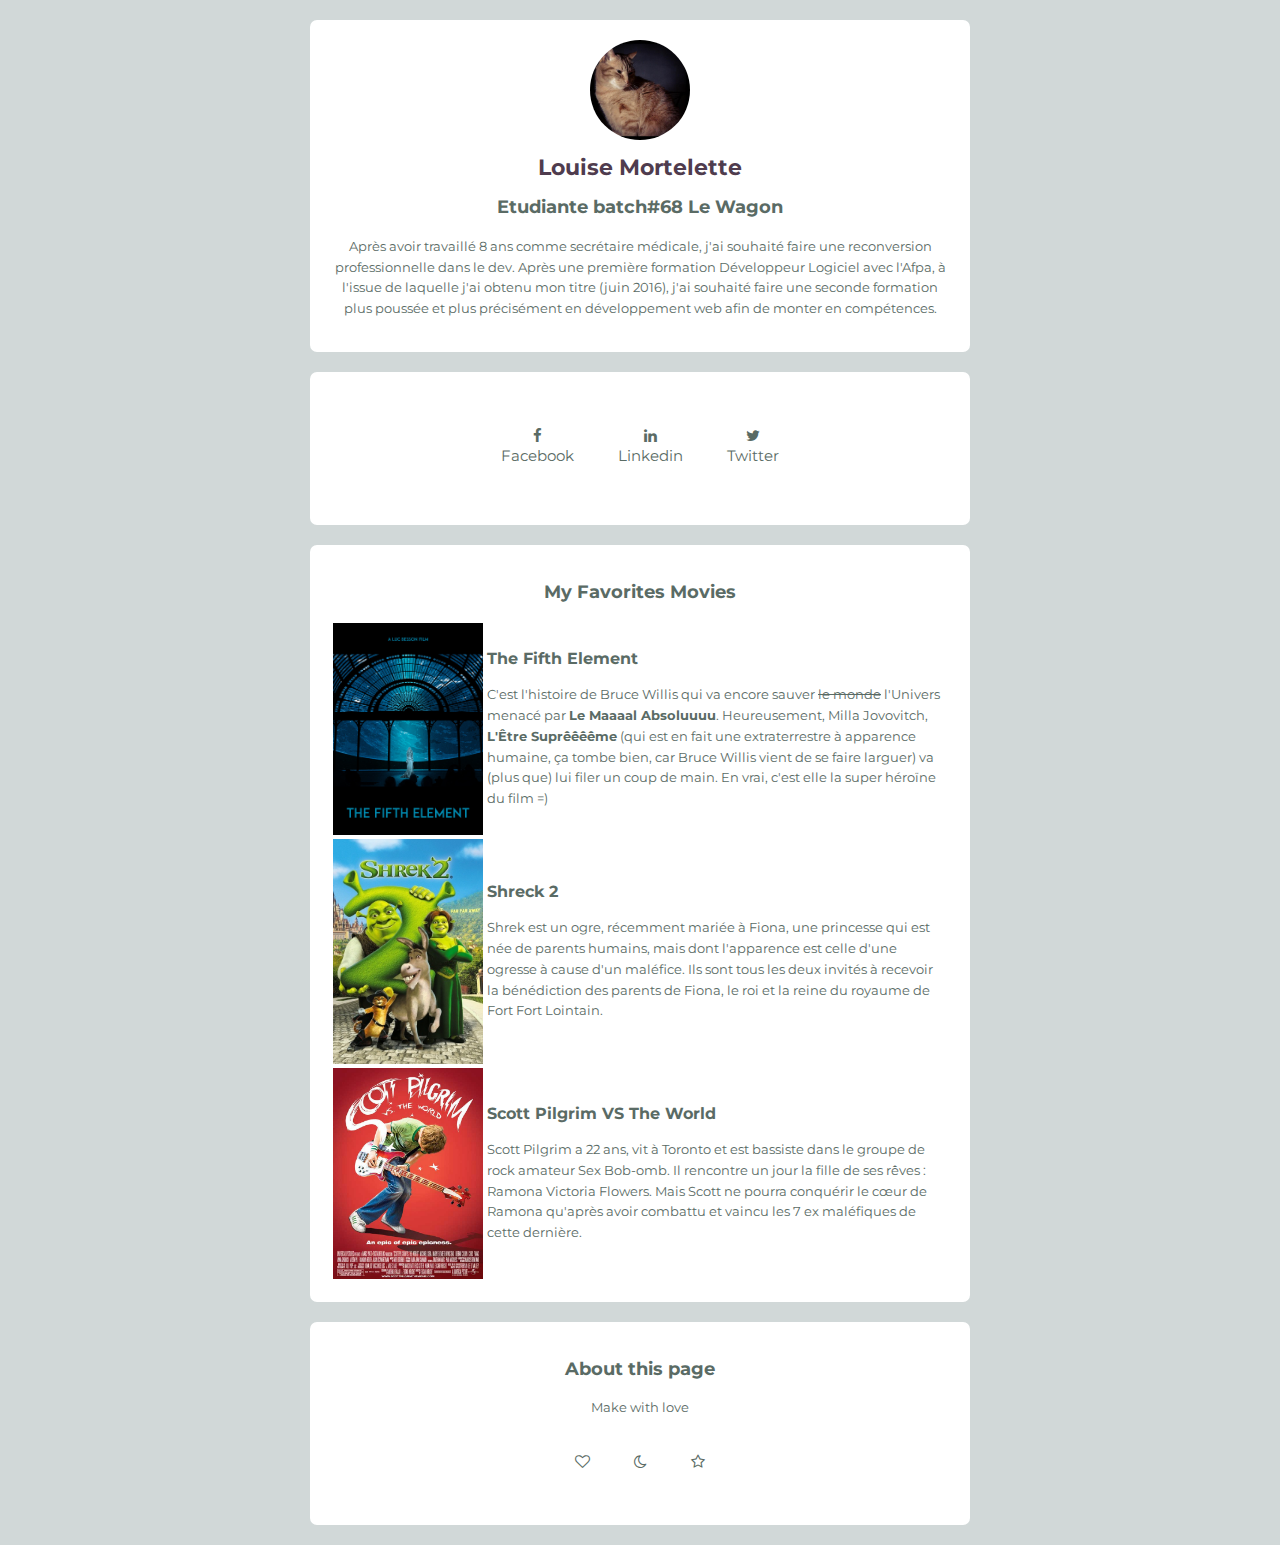
<file: profile/index.html>
<html>
<head>
  <meta charset="utf-8">
  <title>Basic info</title>

  <!-- Google fonts -->
  <link rel="stylesheet" href="https://fonts.googleapis.com/css?family=Open+Sans:400,300,700|Montserrat:300">

  <!-- Fontawesome -->
  <link href="https://maxcdn.bootstrapcdn.com/font-awesome/4.2.0/css/font-awesome.min.css" rel="stylesheet">

  <!-- Your style -->
  <link rel="stylesheet" href="style.css">
</head>
<body>
  <div class="container">
    <div class="card text-center">
      <img class ="img-circle" id="logo" src="/images/tigroo.jpg" alt="tigroo">
      <h1>Louise Mortelette</h1>
      <h2>Etudiante batch#68 Le Wagon</h2>
      <p>Après avoir travaillé 8 ans comme secrétaire médicale, j'ai souhaité faire une reconversion professionnelle dans le dev. Après une première formation Développeur Logiciel avec l'Afpa, à l'issue de laquelle j'ai obtenu mon titre (juin 2016), j'ai souhaité faire une seconde formation plus poussée et plus précisément en développement web afin de monter en compétences.</p>
    </div>
    <div class="card text-center">
      <ul class="list-inline">
        <li>
          <a href="https://www.facebook.com/LoolooMorteteu?pnref=about" target="_blank">
            <i class="fa fa-facebook"></i>
            <br>Facebook
          </a>
        </li>
        <li>
          <a href="https://www.linkedin.com/in/louise-mortelette-9ab02b116/" target="_blank">
            <i class="fa fa-linkedin"></i>
            <br>Linkedin
          </a>
        </li>
        <li>
          <a href="https://twitter.com/LoolooBeam" target="_blank">
            <i class="fa fa-twitter"></i>
            <br>Twitter
          </a>
        </li>
      </ul>
    </div>
    <div class="card text-center">
      <h2>My Favorites Movies</h2>
      <table>
        <tbody>
          <tr>
            <div>
              <td>
                <img class="img-mini" src="/images/fifth_element.jpg" alt="The Fifth Element">
              </td>
            </div>
            <div>
              <td>
                <h3>The Fifth Element</h3>
                <p>C'est l'histoire de Bruce Willis qui va encore sauver <s>le monde</s> l'Univers menacé par <strong>Le Maaaal Absoluuuu</strong>. Heureusement, Milla Jovovitch, <strong>L'Être Suprêêêême</strong> (qui est en fait une extraterrestre à apparence humaine, ça tombe bien, car Bruce Willis vient de se faire larguer) va (plus que) lui filer un coup de main. En vrai, c'est elle la super héroïne du film =)</p>
              </td>
            </div>
          </tr>
          <tr>
            <td>
              <img class="img-mini" src="/images/shrek_2.jpg" alt="Shrek 2">
            </td>
            <td>
              <h3>Shreck 2</h3>
              <p>Shrek est un ogre, récemment mariée à Fiona, une princesse qui est née de parents humains, mais dont l'apparence est celle d'une ogresse à cause d'un maléfice. Ils sont tous les deux invités à recevoir la bénédiction des parents de Fiona, le roi et la reine du royaume de Fort Fort Lointain.</p>
            </td>
          </tr>
          <tr>
            <td>
              <img class="img-mini" src="/images/scott_pilgrim.jpg" alt="Scott Pilgrim">
            </td>
            <td>
              <h3>Scott Pilgrim VS The World</h3>
              <p>Scott Pilgrim a 22 ans, vit à Toronto et est bassiste dans le groupe de rock amateur Sex Bob-omb. Il rencontre un jour la fille de ses rêves : Ramona Victoria Flowers. Mais Scott ne pourra conquérir le cœur de Ramona qu'après avoir combattu et vaincu les 7 ex maléfiques de cette dernière.</p>
            </td>
          </tr>
        </tbody>
      </table>
    </div>
    <div class="card text-center">
      <h2>About this page</h2>
      <p>Make with love</p>
      <ul class="list-inline">
        <li>
          <a href="#">
            <i class="fa fa-heart-o" aria-hidden="true"></i>
          </a>
        </li>
        <li>
          <a href="#">
            <i class="fa fa-moon-o" aria-hidden="true"></i>
          </a>
        </li>
        <li>
          <a href="#">
            <i class="fa fa-star-o" aria-hidden="true"></i>
          </a>
        </li>
      </ul>
    </div>
  </div>
</body>
</html>
</file>
<file: profile/style.css>
/* Here goes your CSS */
body {
  font-family: 'Montserrat','Open Sans', sans-serif;
  line-height: 1.6em;
  background-color: #d1d8d8;
}

h1 {
  color: #4f3c4e;
  font-size: 22px;
}

h2 {
  color: #5a6b65;
  font-size: 18px;
}

h3 {
  color: #5a6b65;
  font-size: 16px;
}

p {
  color: #5a6b65;
  font-size: 13px;
  line-height: 1.6em;
}

li > a {
  color: #5a6b65;
  font-size: 15px;
  text-decoration: none;
}

li > a:hover {
  color: #32292a;
  text-decoration: underline;
}

#logo {
  width: 100px;
  height: 100px;
}

.img-mini {
  width: 150px;
}

.container {
  width: 700px;
  margin: 0 auto;
}

.card {
  background-color: white;
  border-radius: 7px;
  margin: 20px;
  padding: 20px;
}

.text-center {
   text-align: center;
}

.img-circle {
  border-radius: 50%;
}

.card-white {
  background: white;
  padding: 30px;
  border: 1px solid lightgrey;
}

.list-inline li{
  display: inline-block;
  padding: 20px;
}

.list-inline {
  padding-left: 0px;
}
</file>
